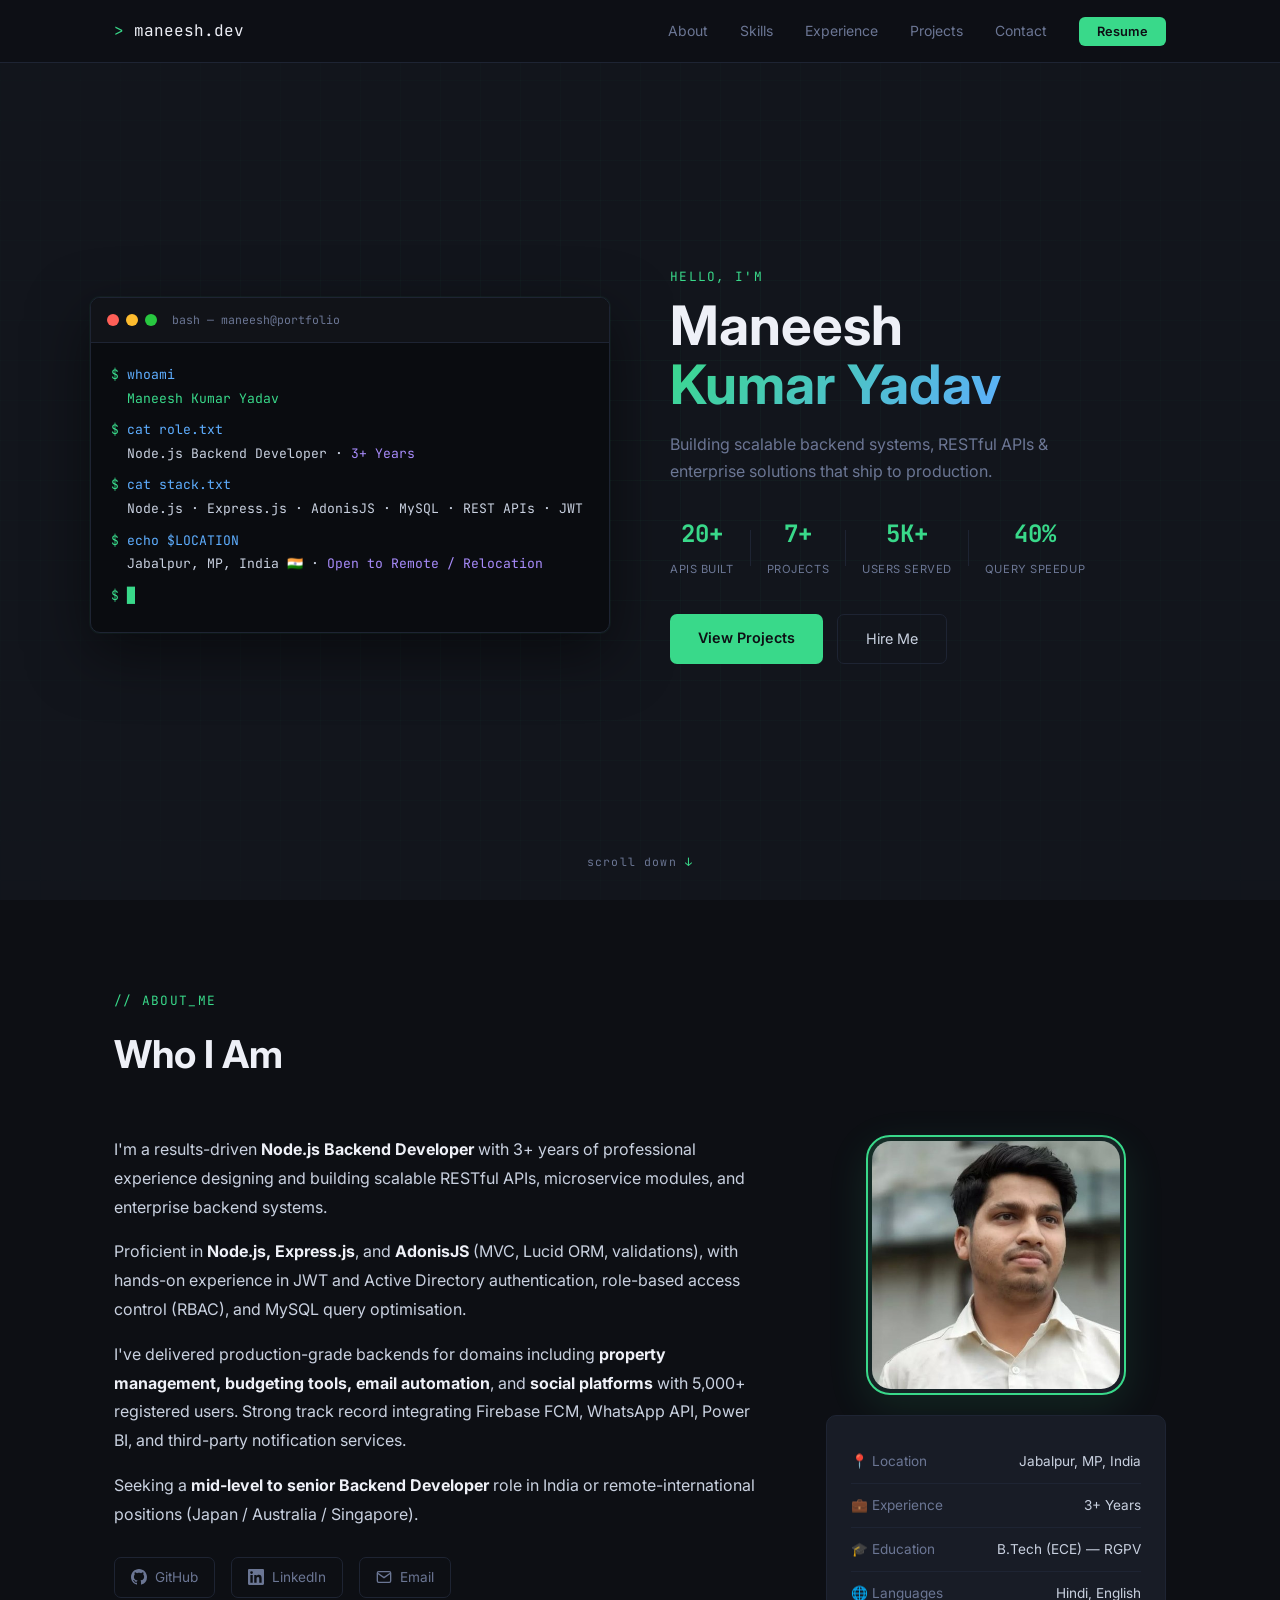
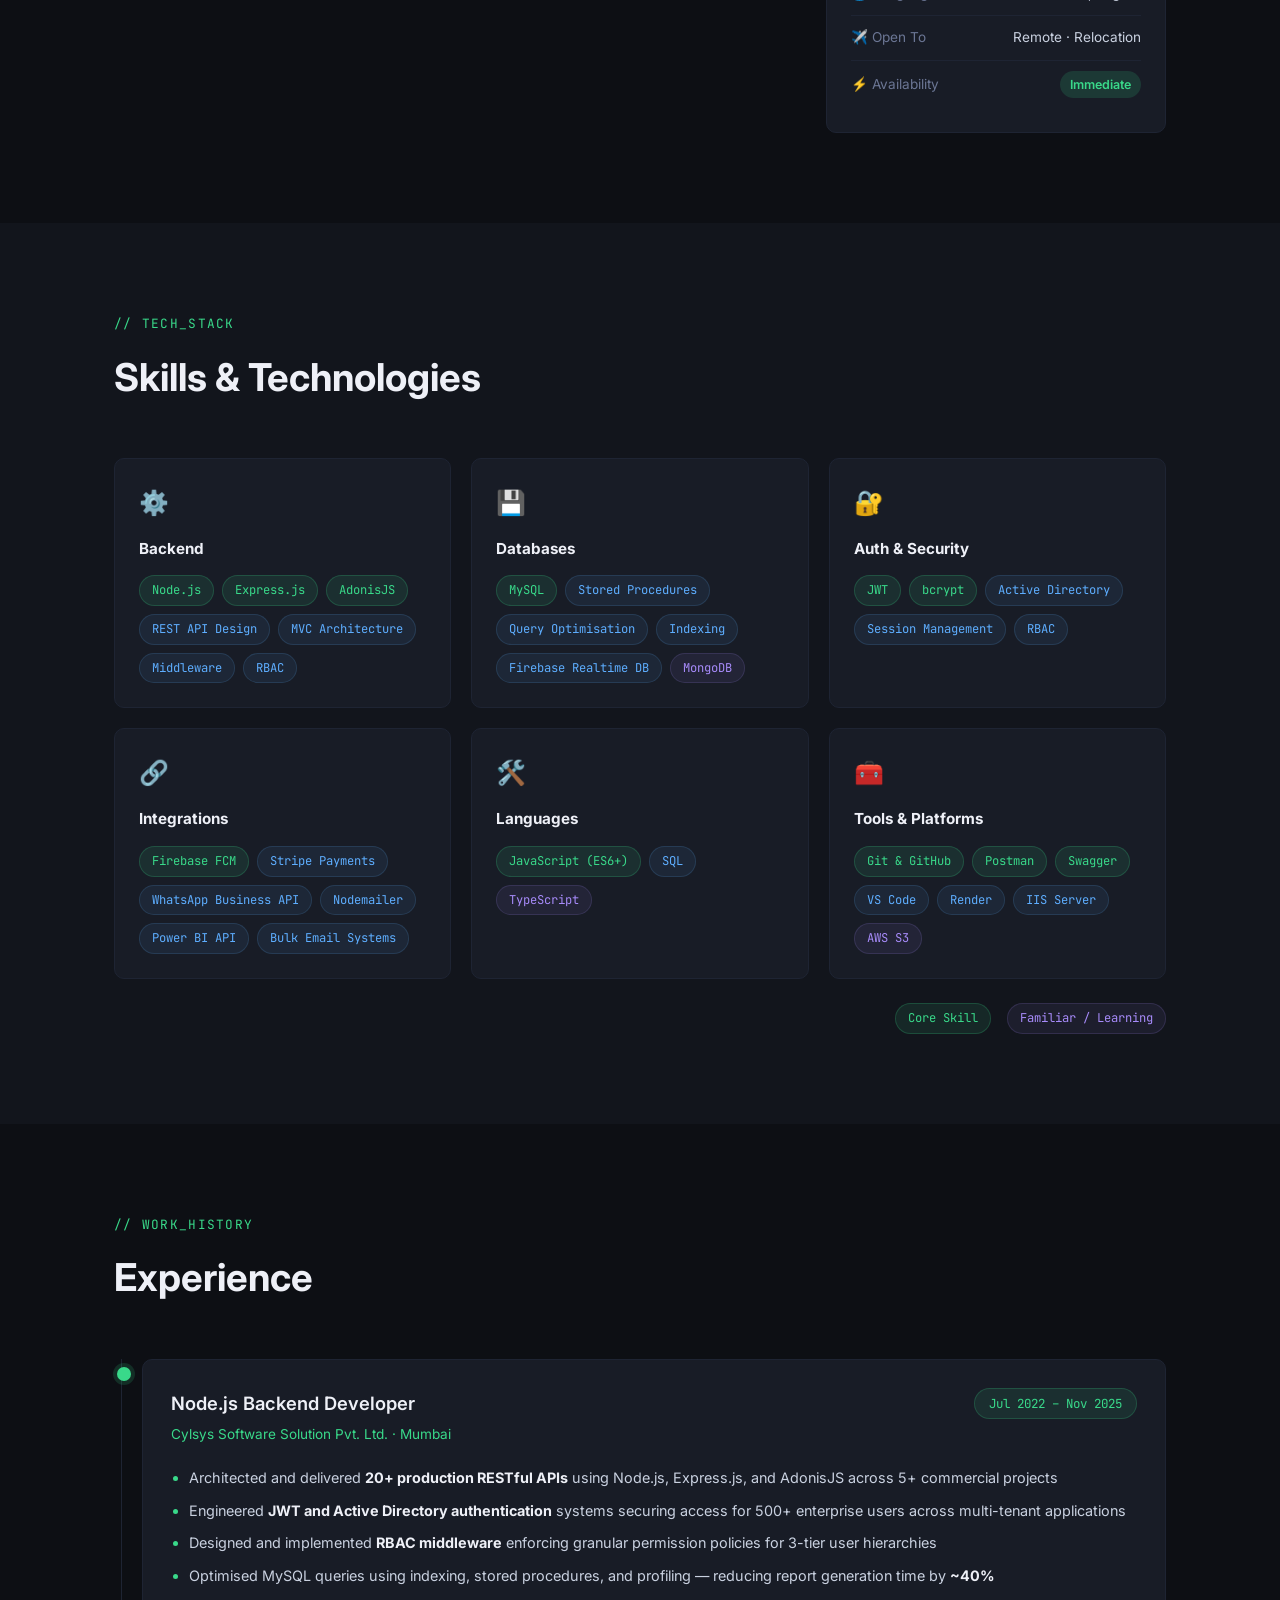
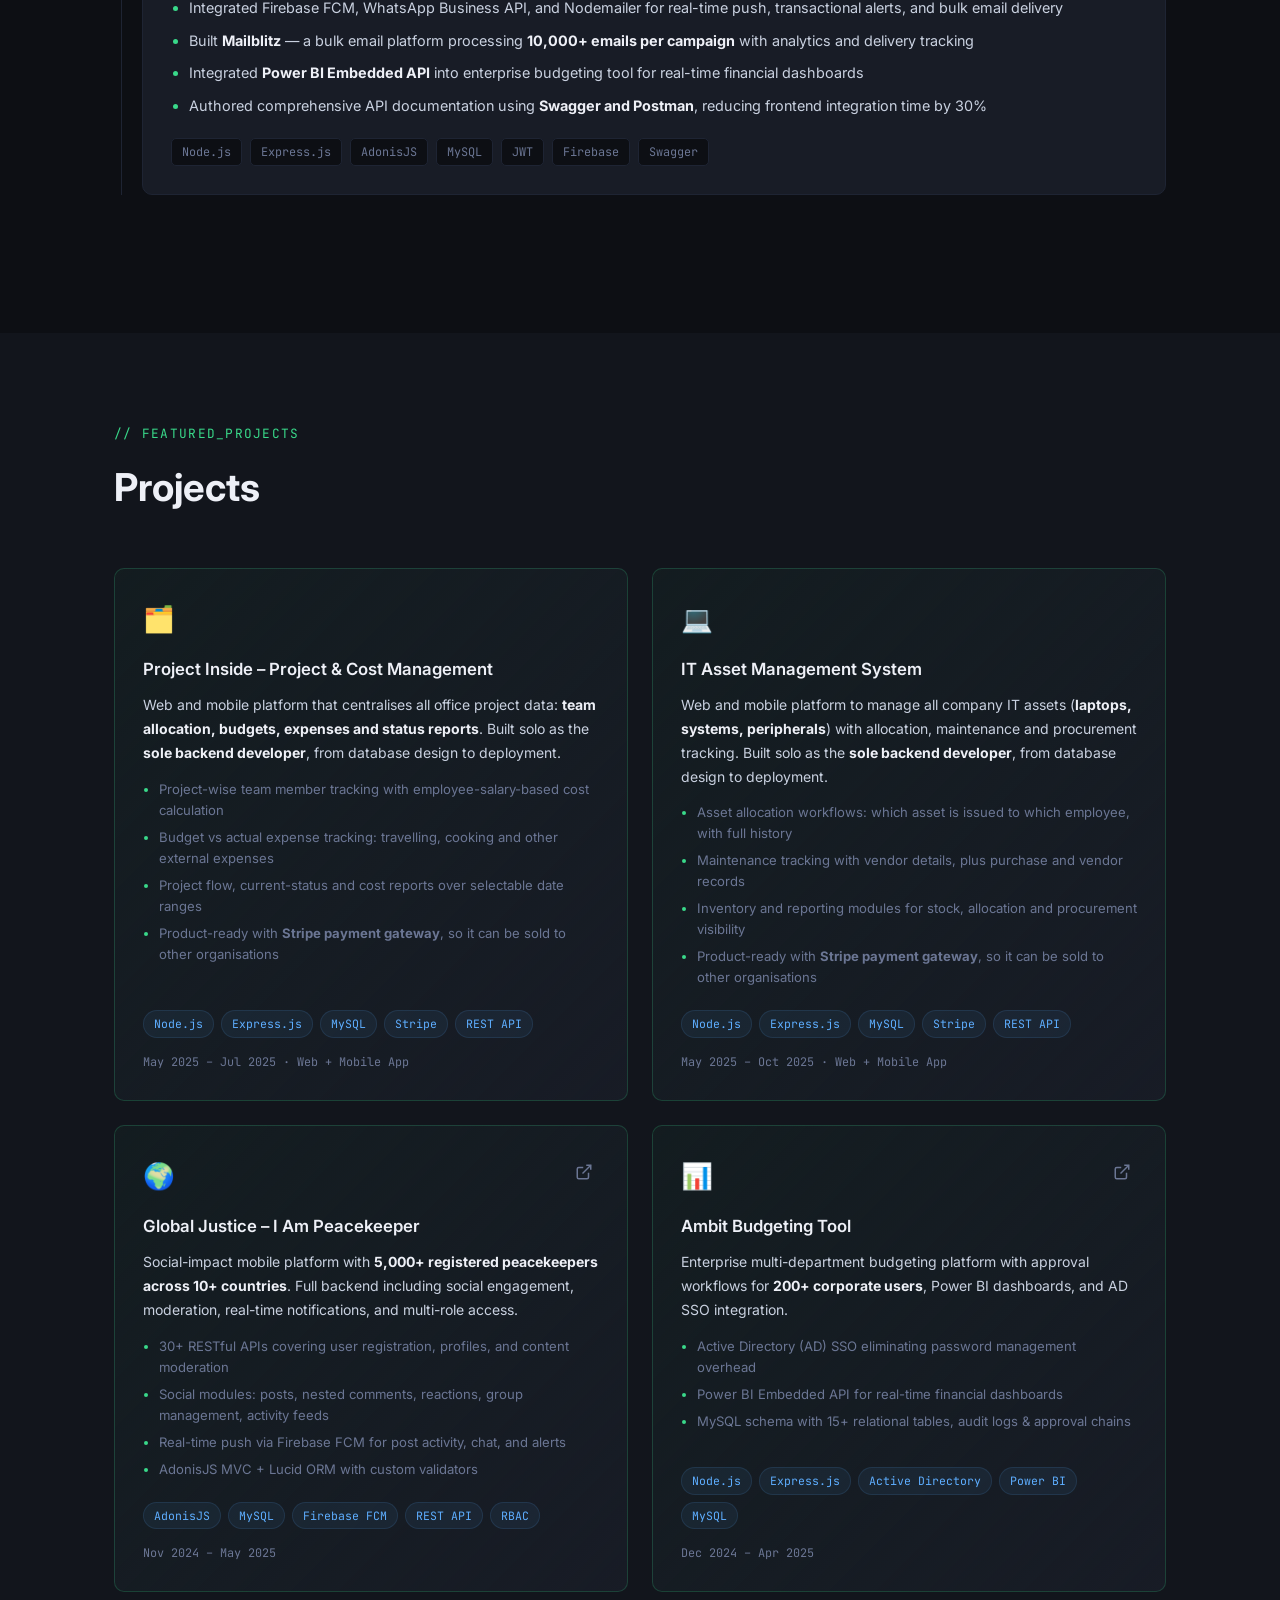
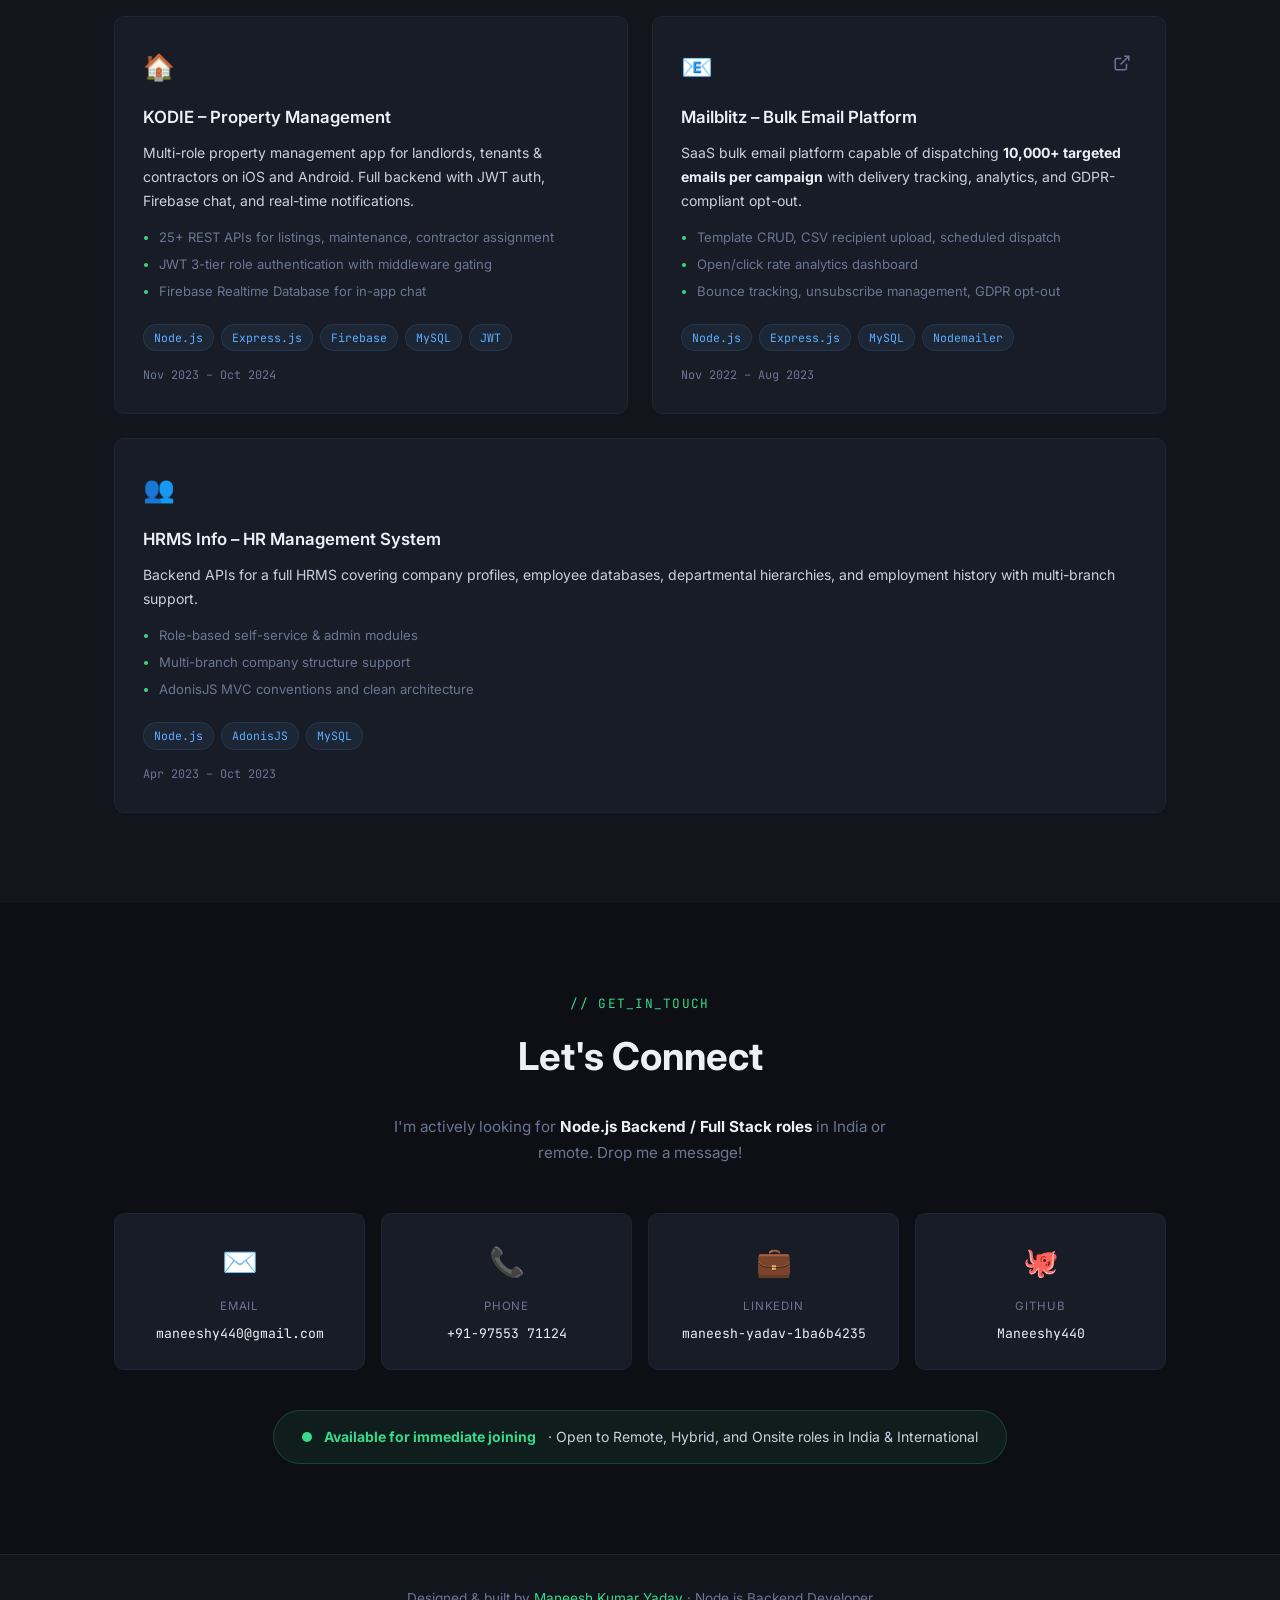
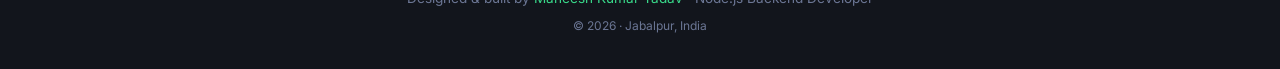
<file: index.html>
<!DOCTYPE html>
<html lang="en">
<head>
  <meta charset="UTF-8" />
  <meta name="viewport" content="width=device-width, initial-scale=1.0" />
  <title>Maneesh Kumar Yadav — Node.js Backend Developer</title>
  <link rel="preconnect" href="https://fonts.googleapis.com" />
  <link href="https://fonts.googleapis.com/css2?family=JetBrains+Mono:wght@400;600;700&family=Inter:wght@300;400;500;600;700&display=swap" rel="stylesheet" />
  <link rel="stylesheet" href="style.css" />
</head>
<body>

  <!-- NAV -->
  <nav id="navbar">
    <div class="nav-inner">
      <span class="nav-logo"><span class="accent">&gt;</span> maneesh.dev</span>
      <ul class="nav-links">
        <li><a href="#about">About</a></li>
        <li><a href="#skills">Skills</a></li>
        <li><a href="#experience">Experience</a></li>
        <li><a href="#projects">Projects</a></li>
        <li><a href="#contact">Contact</a></li>
        <li><a href="resume.html" class="nav-btn" target="_blank">Resume</a></li>
      </ul>
      <button class="hamburger" id="hamburger" aria-label="Toggle menu">
        <span></span><span></span><span></span>
      </button>
    </div>
  </nav>

  <!-- HERO -->
  <section id="hero">
    <div class="hero-bg-grid"></div>
    <div class="hero-content">
      <div class="terminal-card">
        <div class="terminal-bar">
          <span class="dot red"></span>
          <span class="dot yellow"></span>
          <span class="dot green"></span>
          <span class="terminal-title">bash — maneesh@portfolio</span>
        </div>
        <div class="terminal-body">
          <p><span class="prompt">$</span> <span class="cmd">whoami</span></p>
          <p class="output"><span class="accent">Maneesh Kumar Yadav</span></p>
          <p class="mt8"><span class="prompt">$</span> <span class="cmd">cat role.txt</span></p>
          <p class="output">Node.js Backend Developer · <span class="accent2">3+ Years</span></p>
          <p class="mt8"><span class="prompt">$</span> <span class="cmd">cat stack.txt</span></p>
          <p class="output">Node.js · Express.js · AdonisJS · MySQL · REST APIs · JWT</p>
          <p class="mt8"><span class="prompt">$</span> <span class="cmd">echo $LOCATION</span></p>
          <p class="output">Jabalpur, MP, India 🇮🇳 · <span class="accent2">Open to Remote / Relocation</span></p>
          <p class="mt8"><span class="prompt">$</span> <span class="cursor-blink">█</span></p>
        </div>
      </div>
      <div class="hero-text">
        <p class="hero-eyebrow">Hello, I'm</p>
        <h1>Maneesh<br /><span class="name-accent">Kumar Yadav</span></h1>
        <p class="hero-tagline">Building scalable backend systems, RESTful APIs &amp; enterprise solutions that ship to production.</p>
        <div class="hero-stats">
          <div class="stat"><span class="stat-num">20+</span><span class="stat-label">APIs Built</span></div>
          <div class="stat-div"></div>
          <div class="stat"><span class="stat-num">7+</span><span class="stat-label">Projects</span></div>
          <div class="stat-div"></div>
          <div class="stat"><span class="stat-num">5K+</span><span class="stat-label">Users Served</span></div>
          <div class="stat-div"></div>
          <div class="stat"><span class="stat-num">40%</span><span class="stat-label">Query Speedup</span></div>
        </div>
        <div class="hero-actions">
          <a href="#projects" class="btn-primary">View Projects</a>
          <a href="#contact" class="btn-secondary">Hire Me</a>
        </div>
      </div>
    </div>
    <div class="scroll-hint">scroll down <span class="arrow-down">↓</span></div>
  </section>

  <!-- ABOUT -->
  <section id="about">
    <div class="container">
      <div class="section-label">// about_me</div>
      <h2 class="section-title">Who I Am</h2>
      <div class="about-grid">
        <div class="about-text">
          <p>I'm a results-driven <strong>Node.js Backend Developer</strong> with 3+ years of professional experience designing and building scalable RESTful APIs, microservice modules, and enterprise backend systems.</p>
          <p>Proficient in <strong>Node.js, Express.js</strong>, and <strong>AdonisJS</strong> (MVC, Lucid ORM, validations), with hands-on experience in JWT and Active Directory authentication, role-based access control (RBAC), and MySQL query optimisation.</p>
          <p>I've delivered production-grade backends for domains including <strong>property management, budgeting tools, email automation</strong>, and <strong>social platforms</strong> with 5,000+ registered users. Strong track record integrating Firebase FCM, WhatsApp API, Power BI, and third-party notification services.</p>
          <p>Seeking a <strong>mid-level to senior Backend Developer</strong> role in India or remote-international positions (Japan / Australia / Singapore).</p>
          <div class="about-links">
            <a href="https://github.com/Maneeshy440" target="_blank" class="icon-link">
              <svg viewBox="0 0 24 24" fill="currentColor"><path d="M12 0C5.37 0 0 5.37 0 12c0 5.31 3.435 9.795 8.205 11.385.6.105.825-.255.825-.57 0-.285-.015-1.23-.015-2.235-3.015.555-3.795-.735-4.035-1.41-.135-.345-.72-1.41-1.23-1.695-.42-.225-1.02-.78-.015-.795.945-.015 1.62.87 1.845 1.23 1.08 1.815 2.805 1.305 3.495.99.105-.78.42-1.305.765-1.605-2.67-.3-5.46-1.335-5.46-5.925 0-1.305.465-2.385 1.23-3.225-.12-.3-.54-1.53.12-3.18 0 0 1.005-.315 3.3 1.23.96-.27 1.98-.405 3-.405s2.04.135 3 .405c2.295-1.56 3.3-1.23 3.3-1.23.66 1.65.24 2.88.12 3.18.765.84 1.23 1.905 1.23 3.225 0 4.605-2.805 5.625-5.475 5.925.435.375.81 1.095.81 2.22 0 1.605-.015 2.895-.015 3.3 0 .315.225.69.825.57A12.02 12.02 0 0024 12c0-6.63-5.37-12-12-12z"/></svg>
              GitHub
            </a>
            <a href="http://www.linkedin.com/in/maneesh-yadav-1ba6b4235" target="_blank" class="icon-link">
              <svg viewBox="0 0 24 24" fill="currentColor"><path d="M20.447 20.452h-3.554v-5.569c0-1.328-.027-3.037-1.852-3.037-1.853 0-2.136 1.445-2.136 2.939v5.667H9.351V9h3.414v1.561h.046c.477-.9 1.637-1.85 3.37-1.85 3.601 0 4.267 2.37 4.267 5.455v6.286zM5.337 7.433a2.062 2.062 0 01-2.063-2.065 2.064 2.064 0 112.063 2.065zm1.782 13.019H3.555V9h3.564v11.452zM22.225 0H1.771C.792 0 0 .774 0 1.729v20.542C0 23.227.792 24 1.771 24h20.451C23.2 24 24 23.227 24 22.271V1.729C24 .774 23.2 0 22.222 0h.003z"/></svg>
              LinkedIn
            </a>
            <a href="mailto:maneeshy440@gmail.com" class="icon-link">
              <svg viewBox="0 0 24 24" fill="none" stroke="currentColor" stroke-width="2"><path d="M4 4h16c1.1 0 2 .9 2 2v12c0 1.1-.9 2-2 2H4c-1.1 0-2-.9-2-2V6c0-1.1.9-2 2-2z"/><polyline points="22,6 12,13 2,6"/></svg>
              Email
            </a>
          </div>
        </div>
        <div class="about-card-col">
          <div class="profile-photo"><img src="photo.jpg" alt="Maneesh Kumar Yadav" loading="lazy" /></div>
          <div class="info-card">
            <div class="info-row"><span class="info-label">📍 Location</span><span>Jabalpur, MP, India</span></div>
            <div class="info-row"><span class="info-label">💼 Experience</span><span>3+ Years</span></div>
            <div class="info-row"><span class="info-label">🎓 Education</span><span>B.Tech (ECE) — RGPV</span></div>
            <div class="info-row"><span class="info-label">🌐 Languages</span><span>Hindi, English</span></div>
            <div class="info-row"><span class="info-label">✈️ Open To</span><span>Remote · Relocation</span></div>
            <div class="info-row"><span class="info-label">⚡ Availability</span><span class="badge-green">Immediate</span></div>
          </div>
        </div>
      </div>
    </div>
  </section>

  <!-- SKILLS -->
  <section id="skills">
    <div class="container">
      <div class="section-label">// tech_stack</div>
      <h2 class="section-title">Skills & Technologies</h2>
      <div class="skills-grid">

        <div class="skill-card">
          <div class="skill-icon">⚙️</div>
          <h3>Backend</h3>
          <div class="tags">
            <span class="tag core">Node.js</span>
            <span class="tag core">Express.js</span>
            <span class="tag core">AdonisJS</span>
            <span class="tag">REST API Design</span>
            <span class="tag">MVC Architecture</span>
            <span class="tag">Middleware</span>
            <span class="tag">RBAC</span>
          </div>
        </div>

        <div class="skill-card">
          <div class="skill-icon">💾</div>
          <h3>Databases</h3>
          <div class="tags">
            <span class="tag core">MySQL</span>
            <span class="tag">Stored Procedures</span>
            <span class="tag">Query Optimisation</span>
            <span class="tag">Indexing</span>
            <span class="tag">Firebase Realtime DB</span>
            <span class="tag familiar">MongoDB</span>
          </div>
        </div>

        <div class="skill-card">
          <div class="skill-icon">🔐</div>
          <h3>Auth & Security</h3>
          <div class="tags">
            <span class="tag core">JWT</span>
            <span class="tag core">bcrypt</span>
            <span class="tag">Active Directory</span>
            <span class="tag">Session Management</span>
            <span class="tag">RBAC</span>
          </div>
        </div>

        <div class="skill-card">
          <div class="skill-icon">🔗</div>
          <h3>Integrations</h3>
          <div class="tags">
            <span class="tag core">Firebase FCM</span>
            <span class="tag">Stripe Payments</span>
            <span class="tag">WhatsApp Business API</span>
            <span class="tag">Nodemailer</span>
            <span class="tag">Power BI API</span>
            <span class="tag">Bulk Email Systems</span>
          </div>
        </div>

        <div class="skill-card">
          <div class="skill-icon">🛠️</div>
          <h3>Languages</h3>
          <div class="tags">
            <span class="tag core">JavaScript (ES6+)</span>
            <span class="tag">SQL</span>
            <span class="tag familiar">TypeScript</span>
          </div>
        </div>

        <div class="skill-card">
          <div class="skill-icon">🧰</div>
          <h3>Tools & Platforms</h3>
          <div class="tags">
            <span class="tag core">Git &amp; GitHub</span>
            <span class="tag core">Postman</span>
            <span class="tag core">Swagger</span>
            <span class="tag">VS Code</span>
            <span class="tag">Render</span>
            <span class="tag">IIS Server</span>
            <span class="tag familiar">AWS S3</span>
          </div>
        </div>

      </div>
      <div class="tag-legend">
        <span class="tag core">Core Skill</span>
        <span class="tag familiar">Familiar / Learning</span>
      </div>
    </div>
  </section>

  <!-- EXPERIENCE -->
  <section id="experience">
    <div class="container">
      <div class="section-label">// work_history</div>
      <h2 class="section-title">Experience</h2>
      <div class="timeline">
        <div class="timeline-item">
          <div class="timeline-dot"></div>
          <div class="timeline-content">
            <div class="timeline-header">
              <div>
                <h3 class="job-title">Node.js Backend Developer</h3>
                <p class="company">Cylsys Software Solution Pvt. Ltd. · Mumbai</p>
              </div>
              <span class="date-badge">Jul 2022 – Nov 2025</span>
            </div>
            <ul class="job-bullets">
              <li>Architected and delivered <strong>20+ production RESTful APIs</strong> using Node.js, Express.js, and AdonisJS across 5+ commercial projects</li>
              <li>Engineered <strong>JWT and Active Directory authentication</strong> systems securing access for 500+ enterprise users across multi-tenant applications</li>
              <li>Designed and implemented <strong>RBAC middleware</strong> enforcing granular permission policies for 3-tier user hierarchies</li>
              <li>Optimised MySQL queries using indexing, stored procedures, and profiling — reducing report generation time by <strong>~40%</strong></li>
              <li>Integrated Firebase FCM, WhatsApp Business API, and Nodemailer for real-time push, transactional alerts, and bulk email delivery</li>
              <li>Built <strong>Mailblitz</strong> — a bulk email platform processing <strong>10,000+ emails per campaign</strong> with analytics and delivery tracking</li>
              <li>Integrated <strong>Power BI Embedded API</strong> into enterprise budgeting tool for real-time financial dashboards</li>
              <li>Authored comprehensive API documentation using <strong>Swagger and Postman</strong>, reducing frontend integration time by 30%</li>
            </ul>
            <div class="tech-used">
              <span>Node.js</span><span>Express.js</span><span>AdonisJS</span><span>MySQL</span><span>JWT</span><span>Firebase</span><span>Swagger</span>
            </div>
          </div>
        </div>
      </div>
    </div>
  </section>

  <!-- PROJECTS -->
  <section id="projects">
    <div class="container">
      <div class="section-label">// featured_projects</div>
      <h2 class="section-title">Projects</h2>
      <div class="projects-grid">

        <div class="project-card featured">
          <div class="project-header">
            <div class="project-icon">🗂️</div>
          </div>
          <h3>Project Inside – Project &amp; Cost Management</h3>
          <p class="proj-desc">Web and mobile platform that centralises all office project data: <strong>team allocation, budgets, expenses and status reports</strong>. Built solo as the <strong>sole backend developer</strong>, from database design to deployment.</p>
          <ul class="proj-highlights">
            <li>Project-wise team member tracking with employee-salary-based cost calculation</li>
            <li>Budget vs actual expense tracking: travelling, cooking and other external expenses</li>
            <li>Project flow, current-status and cost reports over selectable date ranges</li>
            <li>Product-ready with <strong>Stripe payment gateway</strong>, so it can be sold to other organisations</li>
          </ul>
          <div class="proj-tags">
            <span>Node.js</span><span>Express.js</span><span>MySQL</span><span>Stripe</span><span>REST API</span>
          </div>
          <div class="proj-meta">May 2025 – Jul 2025 · Web + Mobile App</div>
        </div>

        <div class="project-card featured">
          <div class="project-header">
            <div class="project-icon">💻</div>
          </div>
          <h3>IT Asset Management System</h3>
          <p class="proj-desc">Web and mobile platform to manage all company IT assets (<strong>laptops, systems, peripherals</strong>) with allocation, maintenance and procurement tracking. Built solo as the <strong>sole backend developer</strong>, from database design to deployment.</p>
          <ul class="proj-highlights">
            <li>Asset allocation workflows: which asset is issued to which employee, with full history</li>
            <li>Maintenance tracking with vendor details, plus purchase and vendor records</li>
            <li>Inventory and reporting modules for stock, allocation and procurement visibility</li>
            <li>Product-ready with <strong>Stripe payment gateway</strong>, so it can be sold to other organisations</li>
          </ul>
          <div class="proj-tags">
            <span>Node.js</span><span>Express.js</span><span>MySQL</span><span>Stripe</span><span>REST API</span>
          </div>
          <div class="proj-meta">May 2025 – Oct 2025 · Web + Mobile App</div>
        </div>

        <div class="project-card featured">
          <div class="project-header">
            <div class="project-icon">🌍</div>
            <div class="project-links">
              <a href="https://play.google.com/store/apps/details?id=com.peacebook" target="_blank" class="proj-link" title="Live App">
                <svg viewBox="0 0 24 24" fill="none" stroke="currentColor" stroke-width="2" width="18"><path d="M18 13v6a2 2 0 01-2 2H5a2 2 0 01-2-2V8a2 2 0 012-2h6"/><polyline points="15 3 21 3 21 9"/><line x1="10" y1="14" x2="21" y2="3"/></svg>
              </a>
            </div>
          </div>
          <h3>Global Justice – I Am Peacekeeper</h3>
          <p class="proj-desc">Social-impact mobile platform with <strong>5,000+ registered peacekeepers across 10+ countries</strong>. Full backend including social engagement, moderation, real-time notifications, and multi-role access.</p>
          <ul class="proj-highlights">
            <li>30+ RESTful APIs covering user registration, profiles, and content moderation</li>
            <li>Social modules: posts, nested comments, reactions, group management, activity feeds</li>
            <li>Real-time push via Firebase FCM for post activity, chat, and alerts</li>
            <li>AdonisJS MVC + Lucid ORM with custom validators</li>
          </ul>
          <div class="proj-tags">
            <span>AdonisJS</span><span>MySQL</span><span>Firebase FCM</span><span>REST API</span><span>RBAC</span>
          </div>
          <div class="proj-meta">Nov 2024 – May 2025</div>
        </div>

        <div class="project-card featured">
          <div class="project-header">
            <div class="project-icon">📊</div>
            <div class="project-links">
              <a href="https://budget.ambit.co/" target="_blank" class="proj-link" title="Live App">
                <svg viewBox="0 0 24 24" fill="none" stroke="currentColor" stroke-width="2" width="18"><path d="M18 13v6a2 2 0 01-2 2H5a2 2 0 01-2-2V8a2 2 0 012-2h6"/><polyline points="15 3 21 3 21 9"/><line x1="10" y1="14" x2="21" y2="3"/></svg>
              </a>
            </div>
          </div>
          <h3>Ambit Budgeting Tool</h3>
          <p class="proj-desc">Enterprise multi-department budgeting platform with approval workflows for <strong>200+ corporate users</strong>, Power BI dashboards, and AD SSO integration.</p>
          <ul class="proj-highlights">
            <li>Active Directory (AD) SSO eliminating password management overhead</li>
            <li>Power BI Embedded API for real-time financial dashboards</li>
            <li>MySQL schema with 15+ relational tables, audit logs &amp; approval chains</li>
          </ul>
          <div class="proj-tags">
            <span>Node.js</span><span>Express.js</span><span>Active Directory</span><span>Power BI</span><span>MySQL</span>
          </div>
          <div class="proj-meta">Dec 2024 – Apr 2025</div>
        </div>

        <div class="project-card">
          <div class="project-header">
            <div class="project-icon">🏠</div>
          </div>
          <h3>KODIE – Property Management</h3>
          <p class="proj-desc">Multi-role property management app for landlords, tenants &amp; contractors on iOS and Android. Full backend with JWT auth, Firebase chat, and real-time notifications.</p>
          <ul class="proj-highlights">
            <li>25+ REST APIs for listings, maintenance, contractor assignment</li>
            <li>JWT 3-tier role authentication with middleware gating</li>
            <li>Firebase Realtime Database for in-app chat</li>
          </ul>
          <div class="proj-tags">
            <span>Node.js</span><span>Express.js</span><span>Firebase</span><span>MySQL</span><span>JWT</span>
          </div>
          <div class="proj-meta">Nov 2023 – Oct 2024</div>
        </div>

        <div class="project-card">
          <div class="project-header">
            <div class="project-icon">📧</div>
            <div class="project-links">
              <a href="https://mailblitz.cylsys.com/login" target="_blank" class="proj-link" title="Live App">
                <svg viewBox="0 0 24 24" fill="none" stroke="currentColor" stroke-width="2" width="18"><path d="M18 13v6a2 2 0 01-2 2H5a2 2 0 01-2-2V8a2 2 0 012-2h6"/><polyline points="15 3 21 3 21 9"/><line x1="10" y1="14" x2="21" y2="3"/></svg>
              </a>
            </div>
          </div>
          <h3>Mailblitz – Bulk Email Platform</h3>
          <p class="proj-desc">SaaS bulk email platform capable of dispatching <strong>10,000+ targeted emails per campaign</strong> with delivery tracking, analytics, and GDPR-compliant opt-out.</p>
          <ul class="proj-highlights">
            <li>Template CRUD, CSV recipient upload, scheduled dispatch</li>
            <li>Open/click rate analytics dashboard</li>
            <li>Bounce tracking, unsubscribe management, GDPR opt-out</li>
          </ul>
          <div class="proj-tags">
            <span>Node.js</span><span>Express.js</span><span>MySQL</span><span>Nodemailer</span>
          </div>
          <div class="proj-meta">Nov 2022 – Aug 2023</div>
        </div>

        <div class="project-card">
          <div class="project-header">
            <div class="project-icon">👥</div>
          </div>
          <h3>HRMS Info – HR Management System</h3>
          <p class="proj-desc">Backend APIs for a full HRMS covering company profiles, employee databases, departmental hierarchies, and employment history with multi-branch support.</p>
          <ul class="proj-highlights">
            <li>Role-based self-service &amp; admin modules</li>
            <li>Multi-branch company structure support</li>
            <li>AdonisJS MVC conventions and clean architecture</li>
          </ul>
          <div class="proj-tags">
            <span>Node.js</span><span>AdonisJS</span><span>MySQL</span>
          </div>
          <div class="proj-meta">Apr 2023 – Oct 2023</div>
        </div>

      </div>
    </div>
  </section>

  <!-- CONTACT -->
  <section id="contact">
    <div class="container">
      <div class="section-label">// get_in_touch</div>
      <h2 class="section-title">Let's Connect</h2>
      <p class="contact-sub">I'm actively looking for <strong>Node.js Backend / Full Stack roles</strong> in India or remote. Drop me a message!</p>
      <div class="contact-grid">
        <a href="mailto:maneeshy440@gmail.com" class="contact-card">
          <div class="c-icon">✉️</div>
          <div class="c-label">Email</div>
          <div class="c-value">maneeshy440@gmail.com</div>
        </a>
        <a href="tel:+919755371124" class="contact-card">
          <div class="c-icon">📞</div>
          <div class="c-label">Phone</div>
          <div class="c-value">+91-97553 71124</div>
        </a>
        <a href="http://www.linkedin.com/in/maneesh-yadav-1ba6b4235" target="_blank" class="contact-card">
          <div class="c-icon">💼</div>
          <div class="c-label">LinkedIn</div>
          <div class="c-value">maneesh-yadav-1ba6b4235</div>
        </a>
        <a href="https://github.com/Maneeshy440" target="_blank" class="contact-card">
          <div class="c-icon">🐙</div>
          <div class="c-label">GitHub</div>
          <div class="c-value">Maneeshy440</div>
        </a>
      </div>
      <div class="availability-banner">
        <span class="pulse-dot"></span>
        <strong>Available for immediate joining</strong> · Open to Remote, Hybrid, and Onsite roles in India &amp; International
      </div>
    </div>
  </section>

  <footer>
    <div class="container">
      <p>Designed &amp; built by <span class="accent">Maneesh Kumar Yadav</span> · Node.js Backend Developer</p>
      <p class="footer-sub">© 2026 · Jabalpur, India</p>
    </div>
  </footer>

  <script src="main.js"></script>
</body>
</html>
</file>
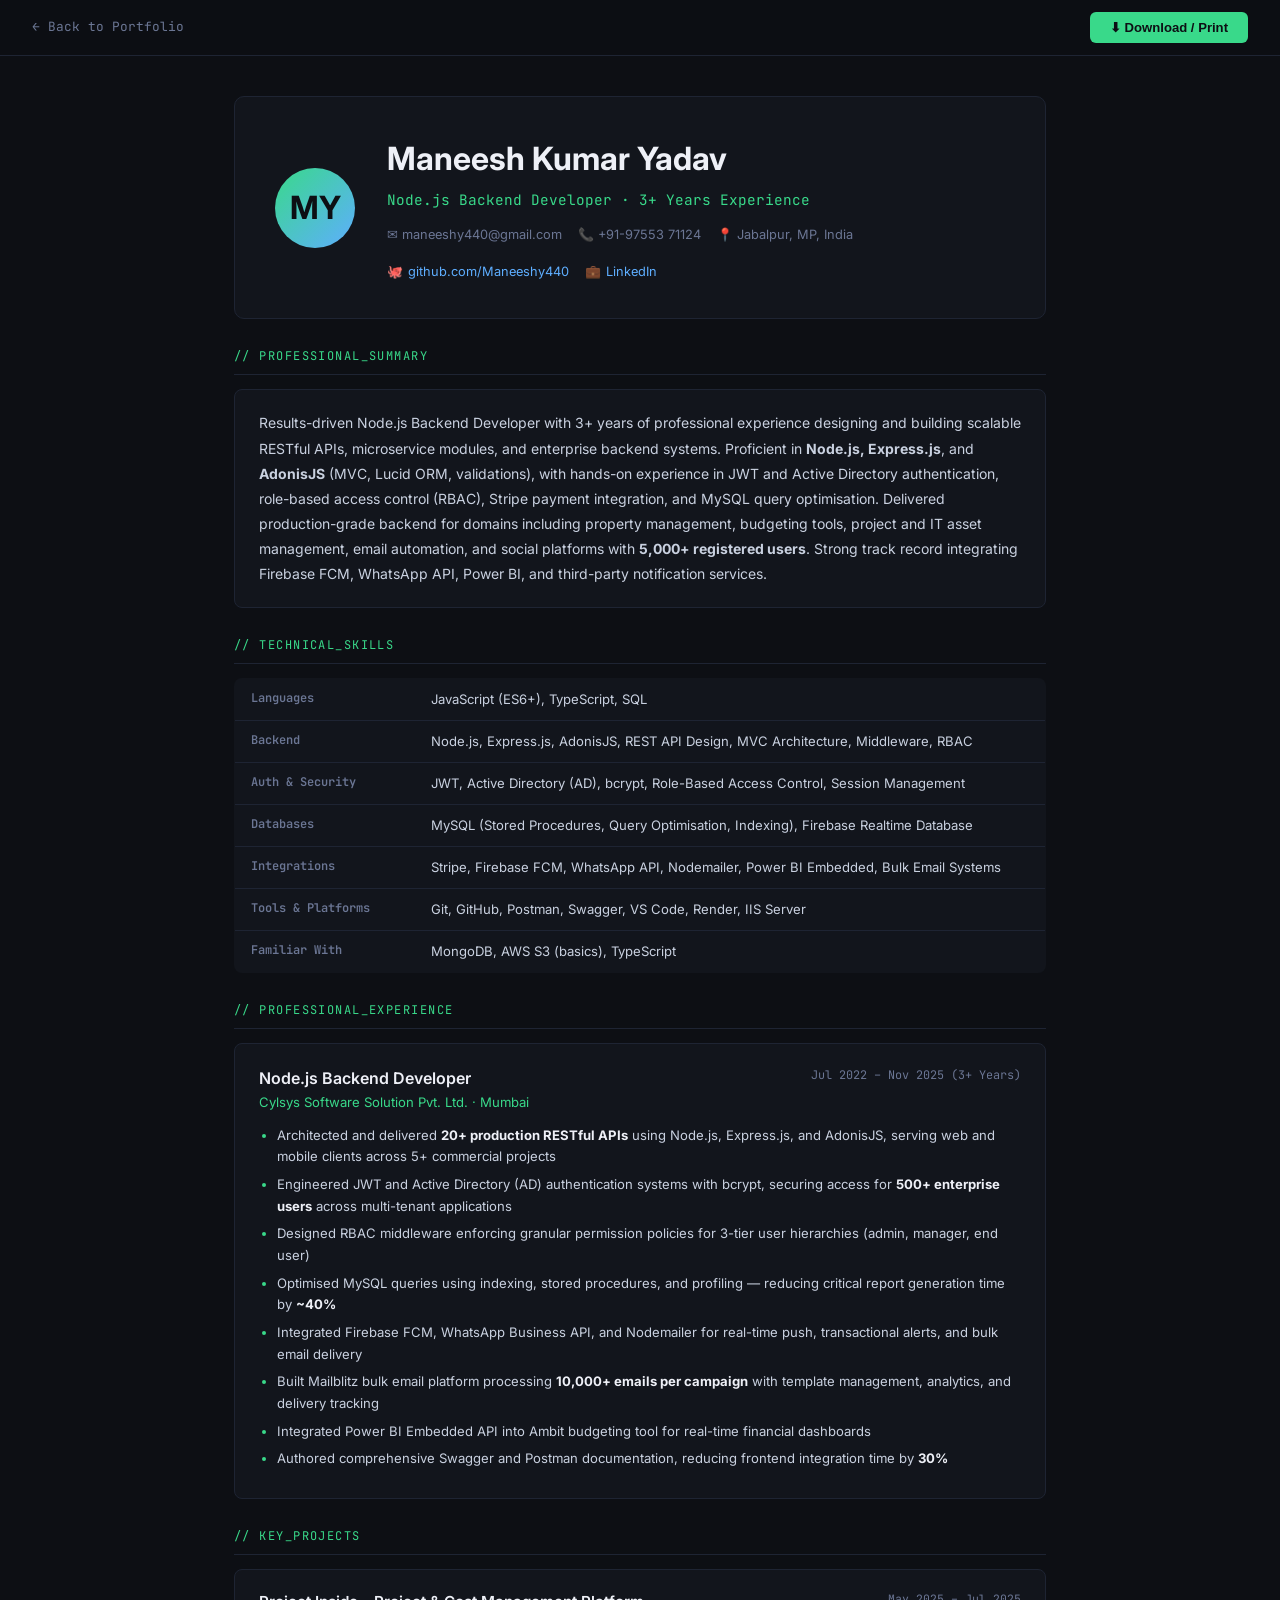
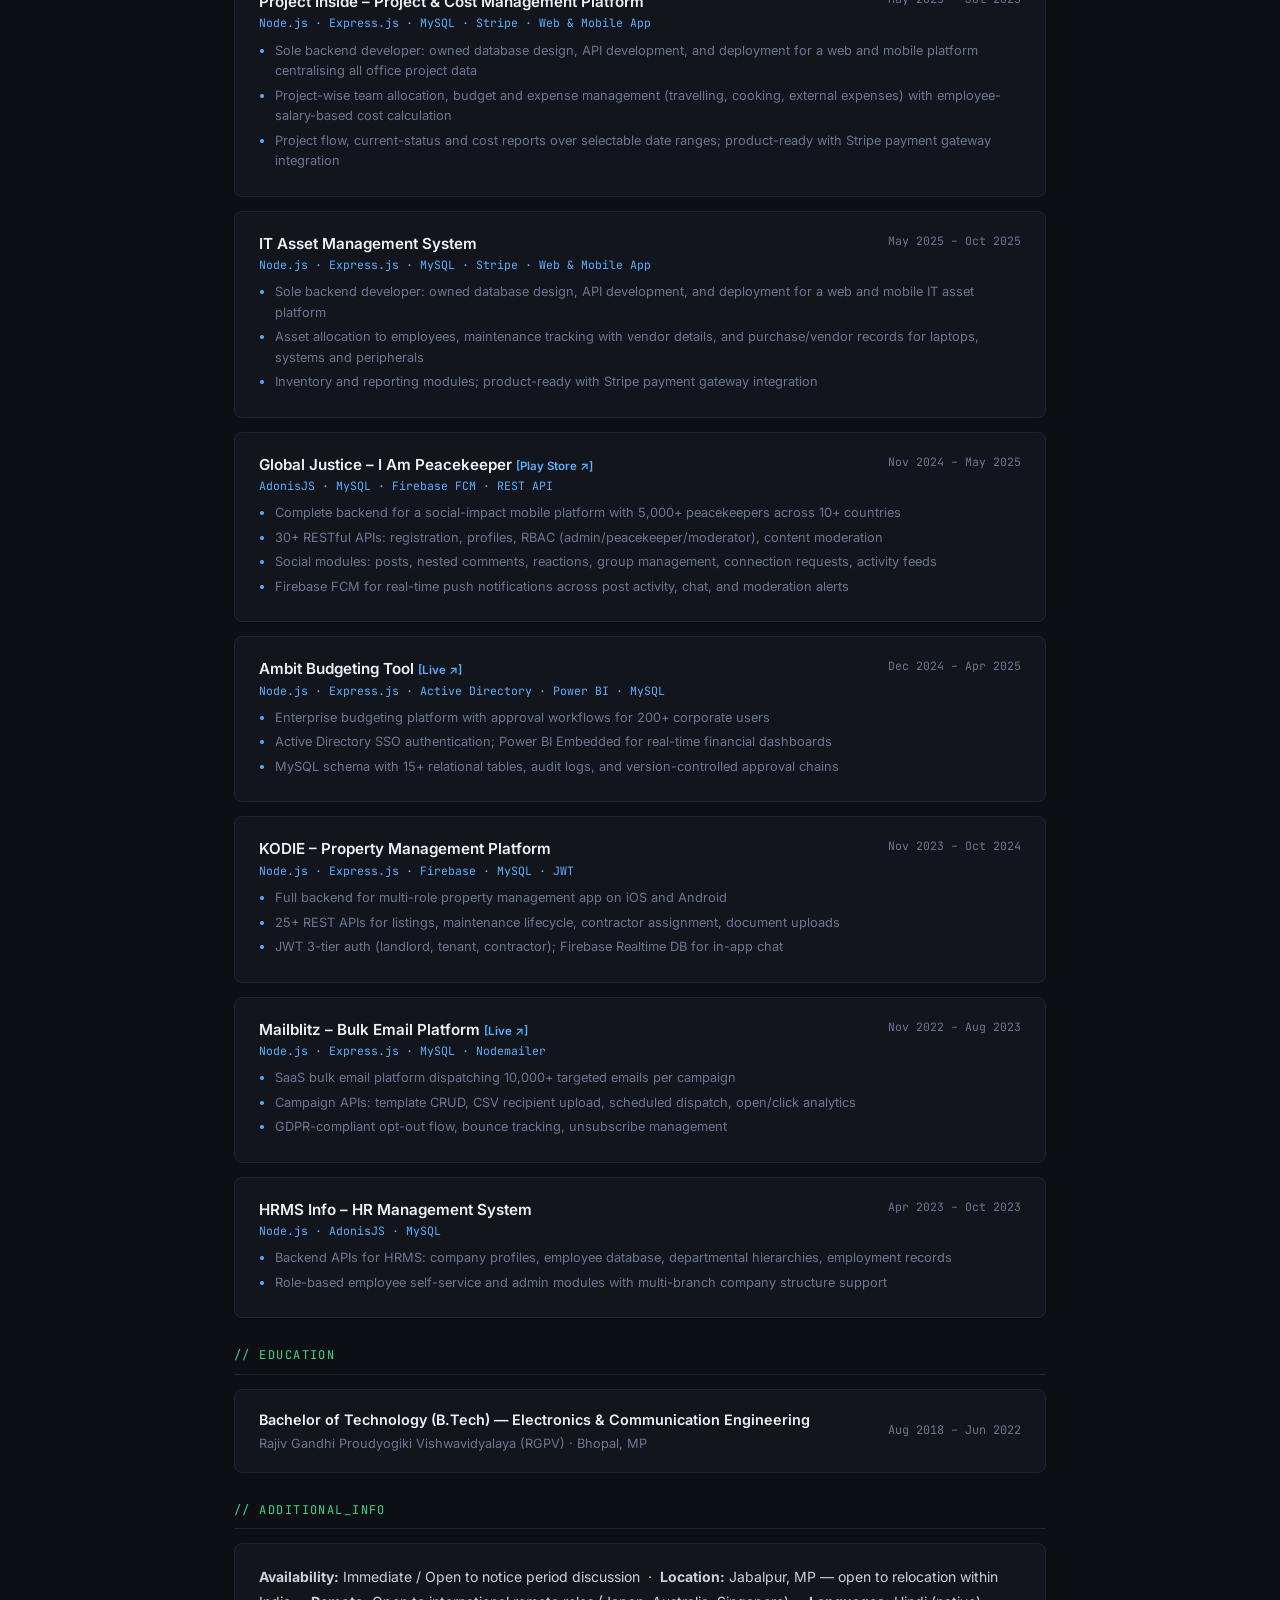
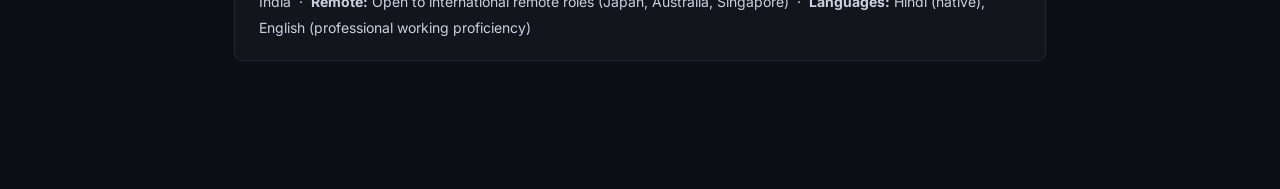
<file: resume.html>
<!DOCTYPE html>
<html lang="en">
<head>
  <meta charset="UTF-8" />
  <meta name="viewport" content="width=device-width, initial-scale=1.0" />
  <title>Maneesh Kumar Yadav — Resume</title>
  <link rel="preconnect" href="https://fonts.googleapis.com" />
  <link href="https://fonts.googleapis.com/css2?family=JetBrains+Mono:wght@400;600&family=Inter:wght@300;400;500;600;700&display=swap" rel="stylesheet" />
  <style>
    :root {
      --green: #39d98a;
      --blue: #5eaeff;
      --bg: #0d0f14;
      --bg2: #12151c;
      --bg3: #181c26;
      --border: #1e2433;
      --text: #c9d1e0;
      --text-dim: #6b7694;
      --text-bright: #eef0f7;
      --mono: 'JetBrains Mono', monospace;
      --sans: 'Inter', sans-serif;
    }
    *, *::before, *::after { box-sizing: border-box; margin: 0; padding: 0; }
    body {
      background: var(--bg);
      color: var(--text);
      font-family: var(--sans);
      line-height: 1.6;
    }
    a { color: var(--blue); text-decoration: none; }
    a:hover { color: var(--green); }

    .topbar {
      background: rgba(13,15,20,0.95);
      border-bottom: 1px solid var(--border);
      padding: 12px 32px;
      display: flex; justify-content: space-between; align-items: center;
      position: sticky; top: 0; z-index: 10;
    }
    .topbar a.back {
      font-family: var(--mono); font-size: 0.8rem;
      color: var(--text-dim); display: flex; align-items: center; gap: 6px;
    }
    .topbar a.back:hover { color: var(--green); }
    .print-btn {
      background: var(--green); color: #0d0f14;
      border: none; padding: 8px 20px; border-radius: 6px;
      font-weight: 600; font-size: 0.82rem; cursor: pointer;
    }

    .resume-wrap {
      max-width: 860px; margin: 40px auto; padding: 0 24px 60px;
    }

    /* Header */
    .r-header {
      background: var(--bg2); border: 1px solid var(--border);
      border-radius: 10px; padding: 36px 40px; margin-bottom: 28px;
      display: flex; gap: 32px; align-items: center;
    }
    .r-avatar {
      width: 80px; height: 80px; border-radius: 50%;
      background: linear-gradient(135deg, var(--green), var(--blue));
      display: flex; align-items: center; justify-content: center;
      font-size: 2rem; font-weight: 700; color: #0d0f14;
      flex-shrink: 0;
    }
    .r-name { font-size: 2rem; font-weight: 700; color: var(--text-bright); margin-bottom: 4px; }
    .r-role { color: var(--green); font-family: var(--mono); font-size: 0.9rem; margin-bottom: 14px; }
    .r-contacts {
      display: flex; flex-wrap: wrap; gap: 16px;
      font-size: 0.8rem; color: var(--text-dim);
    }
    .r-contacts span { display: flex; align-items: center; gap: 5px; }

    /* Section */
    .r-section { margin-bottom: 28px; }
    .r-section-title {
      font-family: var(--mono); font-size: 0.75rem;
      color: var(--green); letter-spacing: 0.12em;
      text-transform: uppercase; margin-bottom: 14px;
      padding-bottom: 8px; border-bottom: 1px solid var(--border);
    }

    /* Summary */
    .r-summary {
      background: var(--bg2); border: 1px solid var(--border);
      border-radius: 8px; padding: 20px 24px;
      font-size: 0.875rem; line-height: 1.8; color: var(--text);
    }

    /* Skills table */
    .skills-table { width: 100%; border-collapse: collapse; }
    .skills-table tr { border-bottom: 1px solid var(--border); }
    .skills-table tr:last-child { border-bottom: none; }
    .skills-table td { padding: 10px 16px; font-size: 0.82rem; vertical-align: top; }
    .skills-table td:first-child {
      color: var(--text-dim); font-weight: 600; width: 180px;
      font-family: var(--mono); font-size: 0.75rem;
      white-space: nowrap;
    }
    .skills-table td:last-child { color: var(--text); }
    .skills-table { background: var(--bg2); border: 1px solid var(--border); border-radius: 8px; overflow: hidden; }

    /* Experience */
    .exp-item {
      background: var(--bg2); border: 1px solid var(--border);
      border-radius: 8px; padding: 22px 24px; margin-bottom: 16px;
    }
    .exp-header { display: flex; justify-content: space-between; flex-wrap: wrap; gap: 8px; margin-bottom: 12px; }
    .exp-title { font-size: 1rem; font-weight: 600; color: var(--text-bright); }
    .exp-company { color: var(--green); font-size: 0.82rem; }
    .exp-date { font-family: var(--mono); font-size: 0.74rem; color: var(--text-dim); }
    .exp-list { padding-left: 18px; list-style: disc; }
    .exp-list li { font-size: 0.82rem; color: var(--text); margin-bottom: 6px; line-height: 1.65; }
    .exp-list li::marker { color: var(--green); }
    .exp-list strong { color: var(--text-bright); }

    /* Projects */
    .proj-item {
      background: var(--bg2); border: 1px solid var(--border);
      border-radius: 8px; padding: 20px 24px; margin-bottom: 14px;
    }
    .proj-head { display: flex; justify-content: space-between; align-items: flex-start; gap: 12px; flex-wrap: wrap; margin-bottom: 8px; }
    .proj-name { font-size: 0.95rem; font-weight: 600; color: var(--text-bright); }
    .proj-stack { font-family: var(--mono); font-size: 0.72rem; color: var(--blue); }
    .proj-date { font-family: var(--mono); font-size: 0.72rem; color: var(--text-dim); white-space: nowrap; }
    .proj-list { padding-left: 16px; list-style: disc; }
    .proj-list li { font-size: 0.8rem; color: var(--text-dim); margin-bottom: 4px; line-height: 1.6; }
    .proj-list li::marker { color: var(--blue); }

    /* Education & certs */
    .edu-item {
      background: var(--bg2); border: 1px solid var(--border);
      border-radius: 8px; padding: 18px 24px;
      display: flex; justify-content: space-between; align-items: center;
      flex-wrap: wrap; gap: 8px;
    }
    .edu-deg { font-size: 0.9rem; font-weight: 600; color: var(--text-bright); }
    .edu-inst { font-size: 0.8rem; color: var(--text-dim); margin-top: 3px; }
    .edu-date { font-family: var(--mono); font-size: 0.74rem; color: var(--text-dim); }

    /* Print */
    @media print {
      body { background: white; color: #1a1a2e; }
      .topbar { display: none; }
      .r-header, .exp-item, .proj-item, .edu-item, .r-summary, .skills-table {
        background: white !important; border-color: #ddd !important;
      }
      .r-name, .exp-title, .proj-name { color: #1a1a2e !important; }
      .r-role, .exp-company { color: #1a7a50 !important; }
      .r-section-title { color: #1a7a50 !important; border-color: #ddd !important; }
      .exp-list li, .proj-list li, .r-summary, .r-contacts span { color: #444 !important; }
      .skills-table td:last-child { color: #444 !important; }
      .resume-wrap { max-width: 100%; margin: 0; padding: 16px; }
    }
  </style>
</head>
<body>
  <div class="topbar">
    <a href="index.html" class="back">← Back to Portfolio</a>
    <button class="print-btn" onclick="window.print()">⬇ Download / Print</button>
  </div>

  <div class="resume-wrap">

    <!-- Header -->
    <div class="r-header">
      <div class="r-avatar">MY</div>
      <div>
        <div class="r-name">Maneesh Kumar Yadav</div>
        <div class="r-role">Node.js Backend Developer · 3+ Years Experience</div>
        <div class="r-contacts">
          <span>✉ maneeshy440@gmail.com</span>
          <span>📞 +91-97553 71124</span>
          <span>📍 Jabalpur, MP, India</span>
          <span>🐙 <a href="https://github.com/Maneeshy440" target="_blank">github.com/Maneeshy440</a></span>
          <span>💼 <a href="http://www.linkedin.com/in/maneesh-yadav-1ba6b4235" target="_blank">LinkedIn</a></span>
        </div>
      </div>
    </div>

    <!-- Summary -->
    <div class="r-section">
      <div class="r-section-title">// professional_summary</div>
      <div class="r-summary">
        Results-driven Node.js Backend Developer with 3+ years of professional experience designing and building scalable RESTful APIs, microservice modules, and enterprise backend systems. Proficient in <strong>Node.js, Express.js</strong>, and <strong>AdonisJS</strong> (MVC, Lucid ORM, validations), with hands-on experience in JWT and Active Directory authentication, role-based access control (RBAC), Stripe payment integration, and MySQL query optimisation. Delivered production-grade backend for domains including property management, budgeting tools, project and IT asset management, email automation, and social platforms with <strong>5,000+ registered users</strong>. Strong track record integrating Firebase FCM, WhatsApp API, Power BI, and third-party notification services.
      </div>
    </div>

    <!-- Skills -->
    <div class="r-section">
      <div class="r-section-title">// technical_skills</div>
      <table class="skills-table">
        <tr><td>Languages</td><td>JavaScript (ES6+), TypeScript, SQL</td></tr>
        <tr><td>Backend</td><td>Node.js, Express.js, AdonisJS, REST API Design, MVC Architecture, Middleware, RBAC</td></tr>
        <tr><td>Auth & Security</td><td>JWT, Active Directory (AD), bcrypt, Role-Based Access Control, Session Management</td></tr>
        <tr><td>Databases</td><td>MySQL (Stored Procedures, Query Optimisation, Indexing), Firebase Realtime Database</td></tr>
        <tr><td>Integrations</td><td>Stripe, Firebase FCM, WhatsApp API, Nodemailer, Power BI Embedded, Bulk Email Systems</td></tr>
        <tr><td>Tools & Platforms</td><td>Git, GitHub, Postman, Swagger, VS Code, Render, IIS Server</td></tr>
        <tr><td>Familiar With</td><td>MongoDB, AWS S3 (basics), TypeScript</td></tr>
      </table>
    </div>

    <!-- Experience -->
    <div class="r-section">
      <div class="r-section-title">// professional_experience</div>
      <div class="exp-item">
        <div class="exp-header">
          <div>
            <div class="exp-title">Node.js Backend Developer</div>
            <div class="exp-company">Cylsys Software Solution Pvt. Ltd. · Mumbai</div>
          </div>
          <div class="exp-date">Jul 2022 – Nov 2025 (3+ Years)</div>
        </div>
        <ul class="exp-list">
          <li>Architected and delivered <strong>20+ production RESTful APIs</strong> using Node.js, Express.js, and AdonisJS, serving web and mobile clients across 5+ commercial projects</li>
          <li>Engineered JWT and Active Directory (AD) authentication systems with bcrypt, securing access for <strong>500+ enterprise users</strong> across multi-tenant applications</li>
          <li>Designed RBAC middleware enforcing granular permission policies for 3-tier user hierarchies (admin, manager, end user)</li>
          <li>Optimised MySQL queries using indexing, stored procedures, and profiling — reducing critical report generation time by <strong>~40%</strong></li>
          <li>Integrated Firebase FCM, WhatsApp Business API, and Nodemailer for real-time push, transactional alerts, and bulk email delivery</li>
          <li>Built Mailblitz bulk email platform processing <strong>10,000+ emails per campaign</strong> with template management, analytics, and delivery tracking</li>
          <li>Integrated Power BI Embedded API into Ambit budgeting tool for real-time financial dashboards</li>
          <li>Authored comprehensive Swagger and Postman documentation, reducing frontend integration time by <strong>30%</strong></li>
        </ul>
      </div>
    </div>

    <!-- Projects -->
    <div class="r-section">
      <div class="r-section-title">// key_projects</div>

      <div class="proj-item">
        <div class="proj-head">
          <div>
            <div class="proj-name">Project Inside – Project &amp; Cost Management Platform</div>
            <div class="proj-stack">Node.js · Express.js · MySQL · Stripe · Web &amp; Mobile App</div>
          </div>
          <div class="proj-date">May 2025 – Jul 2025</div>
        </div>
        <ul class="proj-list">
          <li>Sole backend developer: owned database design, API development, and deployment for a web and mobile platform centralising all office project data</li>
          <li>Project-wise team allocation, budget and expense management (travelling, cooking, external expenses) with employee-salary-based cost calculation</li>
          <li>Project flow, current-status and cost reports over selectable date ranges; product-ready with Stripe payment gateway integration</li>
        </ul>
      </div>

      <div class="proj-item">
        <div class="proj-head">
          <div>
            <div class="proj-name">IT Asset Management System</div>
            <div class="proj-stack">Node.js · Express.js · MySQL · Stripe · Web &amp; Mobile App</div>
          </div>
          <div class="proj-date">May 2025 – Oct 2025</div>
        </div>
        <ul class="proj-list">
          <li>Sole backend developer: owned database design, API development, and deployment for a web and mobile IT asset platform</li>
          <li>Asset allocation to employees, maintenance tracking with vendor details, and purchase/vendor records for laptops, systems and peripherals</li>
          <li>Inventory and reporting modules; product-ready with Stripe payment gateway integration</li>
        </ul>
      </div>

      <div class="proj-item">
        <div class="proj-head">
          <div>
            <div class="proj-name">Global Justice – I Am Peacekeeper <a href="https://play.google.com/store/apps/details?id=com.peacebook" target="_blank" style="font-size:0.72rem;color:var(--blue)">[Play Store ↗]</a></div>
            <div class="proj-stack">AdonisJS · MySQL · Firebase FCM · REST API</div>
          </div>
          <div class="proj-date">Nov 2024 – May 2025</div>
        </div>
        <ul class="proj-list">
          <li>Complete backend for a social-impact mobile platform with 5,000+ peacekeepers across 10+ countries</li>
          <li>30+ RESTful APIs: registration, profiles, RBAC (admin/peacekeeper/moderator), content moderation</li>
          <li>Social modules: posts, nested comments, reactions, group management, connection requests, activity feeds</li>
          <li>Firebase FCM for real-time push notifications across post activity, chat, and moderation alerts</li>
        </ul>
      </div>

      <div class="proj-item">
        <div class="proj-head">
          <div>
            <div class="proj-name">Ambit Budgeting Tool <a href="https://budget.ambit.co/" target="_blank" style="font-size:0.72rem;color:var(--blue)">[Live ↗]</a></div>
            <div class="proj-stack">Node.js · Express.js · Active Directory · Power BI · MySQL</div>
          </div>
          <div class="proj-date">Dec 2024 – Apr 2025</div>
        </div>
        <ul class="proj-list">
          <li>Enterprise budgeting platform with approval workflows for 200+ corporate users</li>
          <li>Active Directory SSO authentication; Power BI Embedded for real-time financial dashboards</li>
          <li>MySQL schema with 15+ relational tables, audit logs, and version-controlled approval chains</li>
        </ul>
      </div>

      <div class="proj-item">
        <div class="proj-head">
          <div>
            <div class="proj-name">KODIE – Property Management Platform</div>
            <div class="proj-stack">Node.js · Express.js · Firebase · MySQL · JWT</div>
          </div>
          <div class="proj-date">Nov 2023 – Oct 2024</div>
        </div>
        <ul class="proj-list">
          <li>Full backend for multi-role property management app on iOS and Android</li>
          <li>25+ REST APIs for listings, maintenance lifecycle, contractor assignment, document uploads</li>
          <li>JWT 3-tier auth (landlord, tenant, contractor); Firebase Realtime DB for in-app chat</li>
        </ul>
      </div>

      <div class="proj-item">
        <div class="proj-head">
          <div>
            <div class="proj-name">Mailblitz – Bulk Email Platform <a href="https://mailblitz.cylsys.com/login" target="_blank" style="font-size:0.72rem;color:var(--blue)">[Live ↗]</a></div>
            <div class="proj-stack">Node.js · Express.js · MySQL · Nodemailer</div>
          </div>
          <div class="proj-date">Nov 2022 – Aug 2023</div>
        </div>
        <ul class="proj-list">
          <li>SaaS bulk email platform dispatching 10,000+ targeted emails per campaign</li>
          <li>Campaign APIs: template CRUD, CSV recipient upload, scheduled dispatch, open/click analytics</li>
          <li>GDPR-compliant opt-out flow, bounce tracking, unsubscribe management</li>
        </ul>
      </div>

      <div class="proj-item">
        <div class="proj-head">
          <div>
            <div class="proj-name">HRMS Info – HR Management System</div>
            <div class="proj-stack">Node.js · AdonisJS · MySQL</div>
          </div>
          <div class="proj-date">Apr 2023 – Oct 2023</div>
        </div>
        <ul class="proj-list">
          <li>Backend APIs for HRMS: company profiles, employee database, departmental hierarchies, employment records</li>
          <li>Role-based employee self-service and admin modules with multi-branch company structure support</li>
        </ul>
      </div>
    </div>

    <!-- Education -->
    <div class="r-section">
      <div class="r-section-title">// education</div>
      <div class="edu-item">
        <div>
          <div class="edu-deg">Bachelor of Technology (B.Tech) — Electronics & Communication Engineering</div>
          <div class="edu-inst">Rajiv Gandhi Proudyogiki Vishwavidyalaya (RGPV) · Bhopal, MP</div>
        </div>
        <div class="edu-date">Aug 2018 – Jun 2022</div>
      </div>
    </div>

    <!-- Additional -->
    <div class="r-section">
      <div class="r-section-title">// additional_info</div>
      <div class="r-summary">
        <strong>Availability:</strong> Immediate / Open to notice period discussion &nbsp;·&nbsp;
        <strong>Location:</strong> Jabalpur, MP — open to relocation within India &nbsp;·&nbsp;
        <strong>Remote:</strong> Open to international remote roles (Japan, Australia, Singapore) &nbsp;·&nbsp;
        <strong>Languages:</strong> Hindi (native), English (professional working proficiency)
      </div>
    </div>

  </div>
</body>
</html>
</file>
<file: style.css>
/* ===== RESET & BASE ===== */
*, *::before, *::after { box-sizing: border-box; margin: 0; padding: 0; }
html { scroll-behavior: smooth; }

:root {
  --bg: #0d0f14;
  --bg2: #12151c;
  --bg3: #181c26;
  --border: #1e2433;
  --green: #39d98a;
  --green-dim: #1a5c3a;
  --blue: #5eaeff;
  --purple: #a78bfa;
  --text: #c9d1e0;
  --text-dim: #6b7694;
  --text-bright: #eef0f7;
  --mono: 'JetBrains Mono', monospace;
  --sans: 'Inter', sans-serif;
  --radius: 10px;
  --transition: 0.25s ease;
}

body {
  background: var(--bg);
  color: var(--text);
  font-family: var(--sans);
  line-height: 1.7;
  overflow-x: hidden;
}

a { color: inherit; text-decoration: none; }
ul { list-style: none; }

/* ===== SCROLLBAR ===== */
::-webkit-scrollbar { width: 6px; }
::-webkit-scrollbar-track { background: var(--bg); }
::-webkit-scrollbar-thumb { background: var(--green-dim); border-radius: 3px; }

/* ===== NAV ===== */
#navbar {
  position: fixed; top: 0; left: 0; right: 0; z-index: 100;
  background: rgba(13,15,20,0.85);
  backdrop-filter: blur(12px);
  border-bottom: 1px solid var(--border);
  transition: var(--transition);
}
.nav-inner {
  max-width: 1100px; margin: 0 auto;
  display: flex; align-items: center; justify-content: space-between;
  padding: 0 24px; height: 62px;
}
.nav-logo {
  font-family: var(--mono); font-size: 1rem; color: var(--text-bright);
}
.nav-logo .accent { color: var(--green); }
.nav-links {
  display: flex; gap: 32px; align-items: center;
}
.nav-links a {
  font-size: 0.875rem; color: var(--text-dim);
  transition: color var(--transition);
}
.nav-links a:hover { color: var(--green); }
.nav-btn {
  background: var(--green) !important;
  color: #0d0f14 !important;
  padding: 7px 18px; border-radius: 6px;
  font-weight: 600; font-size: 0.8rem !important;
  transition: opacity var(--transition) !important;
}
.nav-btn:hover { opacity: 0.85; }
.hamburger {
  display: none; flex-direction: column; gap: 5px;
  background: none; border: none; cursor: pointer; padding: 4px;
}
.hamburger span {
  display: block; width: 22px; height: 2px;
  background: var(--text); border-radius: 2px;
  transition: var(--transition);
}

/* ===== HERO ===== */
#hero {
  min-height: 100vh;
  display: flex; flex-direction: column;
  justify-content: center; align-items: center;
  position: relative; overflow: hidden;
  padding: 90px 24px 60px;
}
.hero-bg-grid {
  position: absolute; inset: 0;
  background-image:
    linear-gradient(rgba(57,217,138,0.04) 1px, transparent 1px),
    linear-gradient(90deg, rgba(57,217,138,0.04) 1px, transparent 1px);
  background-size: 40px 40px;
  mask-image: radial-gradient(ellipse 80% 80% at 50% 50%, black, transparent);
}
.hero-content {
  max-width: 1100px; width: 100%;
  display: grid; grid-template-columns: 1fr 1fr;
  gap: 60px; align-items: center;
  position: relative; z-index: 1;
}

/* Terminal */
.terminal-card {
  background: #0a0c10;
  border: 1px solid var(--border);
  border-radius: var(--radius);
  overflow: hidden;
  box-shadow: 0 0 0 1px rgba(57,217,138,0.05), 0 20px 60px rgba(0,0,0,0.5);
}
.terminal-bar {
  display: flex; align-items: center; gap: 7px;
  padding: 12px 16px;
  background: #111318; border-bottom: 1px solid var(--border);
}
.dot { width: 12px; height: 12px; border-radius: 50%; }
.dot.red { background: #ff5f57; }
.dot.yellow { background: #febc2e; }
.dot.green { background: #28c840; }
.terminal-title {
  margin-left: 8px;
  font-family: var(--mono); font-size: 0.72rem; color: var(--text-dim);
}
.terminal-body {
  padding: 20px 20px 24px;
  font-family: var(--mono); font-size: 0.82rem; line-height: 1.8;
}
.prompt { color: var(--green); user-select: none; }
.cmd { color: var(--blue); }
.output { color: var(--text); padding-left: 16px; }
.accent { color: var(--green); }
.accent2 { color: var(--purple); }
.mt8 { margin-top: 8px; }
.cursor-blink {
  color: var(--green);
  animation: blink 1s step-end infinite;
}
@keyframes blink { 0%,100% { opacity: 1; } 50% { opacity: 0; } }

/* Hero text */
.hero-eyebrow {
  font-family: var(--mono); font-size: 0.8rem;
  color: var(--green); letter-spacing: 0.1em;
  text-transform: uppercase; margin-bottom: 8px;
}
h1 {
  font-size: clamp(2.2rem, 5vw, 3.4rem);
  font-weight: 700; line-height: 1.1;
  color: var(--text-bright); margin-bottom: 16px;
}
.name-accent {
  background: linear-gradient(135deg, var(--green), var(--blue));
  -webkit-background-clip: text;
  -webkit-text-fill-color: transparent;
  background-clip: text;
}
.hero-tagline {
  font-size: 1rem; color: var(--text-dim);
  max-width: 440px; margin-bottom: 28px; line-height: 1.7;
}
.hero-stats {
  display: flex; align-items: center; gap: 16px;
  margin-bottom: 32px;
}
.stat { text-align: center; }
.stat-num { display: block; font-size: 1.5rem; font-weight: 700; color: var(--green); font-family: var(--mono); }
.stat-label { font-size: 0.7rem; color: var(--text-dim); text-transform: uppercase; letter-spacing: 0.05em; }
.stat-div { width: 1px; height: 36px; background: var(--border); }
.hero-actions { display: flex; gap: 14px; flex-wrap: wrap; }
.btn-primary {
  background: var(--green); color: #0d0f14;
  padding: 12px 28px; border-radius: 7px;
  font-weight: 600; font-size: 0.9rem;
  transition: opacity var(--transition), transform var(--transition);
}
.btn-primary:hover { opacity: 0.88; transform: translateY(-1px); }
.btn-secondary {
  border: 1px solid var(--border); color: var(--text);
  padding: 12px 28px; border-radius: 7px;
  font-size: 0.9rem;
  transition: border-color var(--transition), color var(--transition);
}
.btn-secondary:hover { border-color: var(--green); color: var(--green); }

.scroll-hint {
  position: absolute; bottom: 28px;
  font-family: var(--mono); font-size: 0.72rem; color: var(--text-dim);
  letter-spacing: 0.1em; animation: float 2.5s ease-in-out infinite;
}
.arrow-down { color: var(--green); }
@keyframes float { 0%,100% { transform: translateY(0); } 50% { transform: translateY(6px); } }

/* ===== SECTIONS ===== */
section { padding: 90px 0; }
section:nth-child(even) { background: var(--bg2); }
.container { max-width: 1100px; margin: 0 auto; padding: 0 24px; }
.section-label {
  font-family: var(--mono); font-size: 0.8rem;
  color: var(--green); letter-spacing: 0.1em;
  text-transform: uppercase; margin-bottom: 10px;
}
.section-title {
  font-size: clamp(1.6rem, 4vw, 2.4rem);
  font-weight: 700; color: var(--text-bright);
  margin-bottom: 48px;
}

/* ===== ABOUT ===== */
.about-grid {
  display: grid; grid-template-columns: 1fr 340px; gap: 60px; align-items: start;
}
.about-text p {
  color: var(--text); margin-bottom: 16px; line-height: 1.8;
}
.about-text strong { color: var(--text-bright); }
.about-links {
  display: flex; gap: 16px; margin-top: 28px; flex-wrap: wrap;
}
.icon-link {
  display: flex; align-items: center; gap: 8px;
  font-size: 0.85rem; color: var(--text-dim);
  border: 1px solid var(--border); padding: 8px 16px; border-radius: 7px;
  transition: all var(--transition);
}
.icon-link svg { width: 16px; height: 16px; }
.icon-link:hover { border-color: var(--green); color: var(--green); }

.info-card {
  background: var(--bg3); border: 1px solid var(--border);
  border-radius: var(--radius); padding: 24px;
}
.info-row {
  display: flex; justify-content: space-between; align-items: center;
  padding: 10px 0; border-bottom: 1px solid var(--border);
  font-size: 0.85rem;
}
.info-row:last-child { border-bottom: none; }
.info-label { color: var(--text-dim); }
.badge-green {
  background: rgba(57,217,138,0.15);
  color: var(--green); padding: 3px 10px; border-radius: 20px;
  font-size: 0.78rem; font-weight: 600;
}

/* ===== SKILLS ===== */
.skills-grid {
  display: grid; grid-template-columns: repeat(auto-fit, minmax(300px, 1fr));
  gap: 20px; margin-bottom: 24px;
}
.skill-card {
  background: var(--bg3); border: 1px solid var(--border);
  border-radius: var(--radius); padding: 24px;
  transition: border-color var(--transition), transform var(--transition);
}
.skill-card:hover { border-color: rgba(57,217,138,0.3); transform: translateY(-2px); }
.skill-icon { font-size: 1.5rem; margin-bottom: 12px; }
.skill-card h3 { color: var(--text-bright); font-size: 0.95rem; margin-bottom: 14px; }
.tags { display: flex; flex-wrap: wrap; gap: 8px; }
.tag {
  background: rgba(94,174,255,0.08);
  border: 1px solid rgba(94,174,255,0.15);
  color: var(--blue); padding: 4px 12px; border-radius: 20px;
  font-size: 0.76rem; font-family: var(--mono);
}
.tag.core {
  background: rgba(57,217,138,0.1);
  border-color: rgba(57,217,138,0.2);
  color: var(--green);
}
.tag.familiar {
  background: rgba(167,139,250,0.08);
  border-color: rgba(167,139,250,0.15);
  color: var(--purple);
}
.tag-legend { display: flex; gap: 16px; justify-content: flex-end; }

/* ===== TIMELINE ===== */
.timeline { position: relative; padding-left: 28px; }
.timeline::before {
  content: ''; position: absolute; left: 7px; top: 0; bottom: 0;
  width: 1px; background: var(--border);
}
.timeline-item { position: relative; margin-bottom: 48px; }
.timeline-dot {
  position: absolute; left: -25px; top: 8px;
  width: 14px; height: 14px; border-radius: 50%;
  background: var(--green);
  box-shadow: 0 0 0 4px rgba(57,217,138,0.15);
}
.timeline-content {
  background: var(--bg3); border: 1px solid var(--border);
  border-radius: var(--radius); padding: 28px;
}
.timeline-header {
  display: flex; justify-content: space-between; align-items: flex-start;
  gap: 16px; flex-wrap: wrap; margin-bottom: 20px;
}
.job-title { font-size: 1.15rem; font-weight: 600; color: var(--text-bright); }
.company { color: var(--green); font-size: 0.85rem; margin-top: 4px; }
.date-badge {
  background: rgba(57,217,138,0.1); border: 1px solid rgba(57,217,138,0.2);
  color: var(--green); padding: 4px 14px; border-radius: 20px;
  font-size: 0.78rem; font-family: var(--mono); white-space: nowrap;
}
.job-bullets { padding-left: 18px; list-style: disc; margin-bottom: 20px; }
.job-bullets li { color: var(--text); margin-bottom: 8px; font-size: 0.9rem; line-height: 1.7; }
.job-bullets li::marker { color: var(--green); }
.job-bullets strong { color: var(--text-bright); }
.tech-used {
  display: flex; flex-wrap: wrap; gap: 8px;
}
.tech-used span {
  background: var(--bg); border: 1px solid var(--border);
  color: var(--text-dim); padding: 3px 10px; border-radius: 5px;
  font-size: 0.74rem; font-family: var(--mono);
}

/* ===== PROJECTS ===== */
.projects-grid {
  display: grid;
  grid-template-columns: repeat(2, 1fr);
  gap: 24px;
}
.projects-grid .project-card:first-child,
.projects-grid .project-card:nth-child(2) {
  /* top two cards take full row naturally in 2-col grid */
}
.projects-grid .project-card:last-child:nth-child(odd) { grid-column: 1 / -1; }
.project-card {
  background: var(--bg3); border: 1px solid var(--border);
  border-radius: var(--radius); padding: 28px;
  transition: all var(--transition); display: flex; flex-direction: column;
}
.project-card:hover {
  border-color: rgba(57,217,138,0.3);
  transform: translateY(-3px);
  box-shadow: 0 12px 40px rgba(57,217,138,0.05);
}
.project-card.featured {
  border-color: rgba(57,217,138,0.2);
  background: linear-gradient(135deg, rgba(57,217,138,0.04), var(--bg3));
}
.project-header {
  display: flex; justify-content: space-between; align-items: center;
  margin-bottom: 14px;
}
.project-icon { font-size: 1.6rem; }
.proj-link {
  color: var(--text-dim); transition: color var(--transition);
  padding: 6px;
}
.proj-link:hover { color: var(--green); }
.project-card h3 {
  font-size: 1.05rem; font-weight: 600;
  color: var(--text-bright); margin-bottom: 10px;
}
.proj-desc {
  font-size: 0.875rem; color: var(--text);
  margin-bottom: 14px; line-height: 1.7;
}
.proj-desc strong { color: var(--text-bright); }
.proj-highlights {
  padding-left: 16px; list-style: disc;
  margin-bottom: 16px; flex: 1;
}
.proj-highlights li {
  font-size: 0.82rem; color: var(--text-dim);
  margin-bottom: 6px; line-height: 1.6;
}
.proj-highlights li::marker { color: var(--green); }
.proj-tags { display: flex; flex-wrap: wrap; gap: 7px; margin-bottom: 14px; }
.proj-tags span {
  background: rgba(94,174,255,0.07); border: 1px solid rgba(94,174,255,0.12);
  color: var(--blue); padding: 3px 10px; border-radius: 14px;
  font-size: 0.72rem; font-family: var(--mono);
}
.proj-meta {
  font-size: 0.74rem; font-family: var(--mono);
  color: var(--text-dim); margin-top: auto;
}

/* ===== CONTACT ===== */
#contact { text-align: center; }
.contact-sub {
  color: var(--text-dim); max-width: 520px; margin: -24px auto 48px;
  font-size: 0.95rem;
}
.contact-sub strong { color: var(--text-bright); }
.contact-grid {
  display: grid; grid-template-columns: repeat(4, 1fr);
  gap: 16px; margin-bottom: 40px;
}
.contact-card {
  background: var(--bg3); border: 1px solid var(--border);
  border-radius: var(--radius); padding: 24px 16px;
  transition: all var(--transition); display: block;
}
.contact-card:hover {
  border-color: var(--green);
  transform: translateY(-3px);
}
.c-icon { font-size: 1.8rem; margin-bottom: 10px; }
.c-label { font-size: 0.72rem; color: var(--text-dim); text-transform: uppercase; letter-spacing: 0.08em; margin-bottom: 6px; }
.c-value { font-size: 0.82rem; color: var(--text-bright); font-family: var(--mono); word-break: break-all; }

.availability-banner {
  display: inline-flex; align-items: center; gap: 12px;
  background: rgba(57,217,138,0.08); border: 1px solid rgba(57,217,138,0.2);
  padding: 14px 28px; border-radius: 40px;
  font-size: 0.875rem; color: var(--text);
}
.availability-banner strong { color: var(--green); }
.pulse-dot {
  width: 10px; height: 10px; border-radius: 50%;
  background: var(--green);
  box-shadow: 0 0 0 0 rgba(57,217,138,0.4);
  animation: pulse 1.8s ease-out infinite;
  flex-shrink: 0;
}
@keyframes pulse {
  0% { box-shadow: 0 0 0 0 rgba(57,217,138,0.4); }
  70% { box-shadow: 0 0 0 10px rgba(57,217,138,0); }
  100% { box-shadow: 0 0 0 0 rgba(57,217,138,0); }
}

/* ===== FOOTER ===== */
footer {
  background: var(--bg2); border-top: 1px solid var(--border);
  text-align: center; padding: 32px 24px;
}
footer p { font-size: 0.85rem; color: var(--text-dim); }
footer .accent { color: var(--green); }
.footer-sub { margin-top: 6px; font-size: 0.75rem; }

/* ===== RESPONSIVE ===== */
@media (max-width: 900px) {
  .hero-content { grid-template-columns: 1fr; gap: 40px; }
  .terminal-card { max-width: 500px; }
  .about-grid { grid-template-columns: 1fr; }
  .contact-grid { grid-template-columns: repeat(2, 1fr); }
  .projects-grid { grid-template-columns: 1fr; }
}
@media (max-width: 700px) {
  .nav-links { display: none; flex-direction: column; position: absolute; top: 62px; left: 0; right: 0; background: var(--bg2); border-bottom: 1px solid var(--border); padding: 16px 24px; gap: 16px; }
  .nav-links.open { display: flex; }
  .hamburger { display: flex; }
  .hero-stats { flex-wrap: wrap; gap: 12px; }
  .contact-grid { grid-template-columns: 1fr 1fr; }
  .timeline-header { flex-direction: column; }
}
@media (max-width: 480px) {
  section { padding: 60px 0; }
  h1 { font-size: 2rem; }
  .contact-grid { grid-template-columns: 1fr; }
  .hero-actions { flex-direction: column; }
  .btn-primary, .btn-secondary { text-align: center; }
}

/* ===== FADE IN ANIMATION ===== */
.fade-in {
  opacity: 0; transform: translateY(24px);
  transition: opacity 0.6s ease, transform 0.6s ease;
}
.fade-in.visible { opacity: 1; transform: translateY(0); }

/* ===== PROFILE PHOTO ===== */
.profile-photo {
  width: 100%; max-width: 260px; aspect-ratio: 1 / 1;
  margin: 0 auto 20px; padding: 4px;
  border-radius: 24px; border: 2px solid var(--green);
  background: linear-gradient(135deg, rgba(57,217,138,0.15), var(--bg3));
  box-shadow: 0 12px 40px rgba(57,217,138,0.12);
}
.profile-photo img {
  width: 100%; height: 100%; display: block;
  object-fit: cover; object-position: top center; border-radius: 19px;
}
</file>
